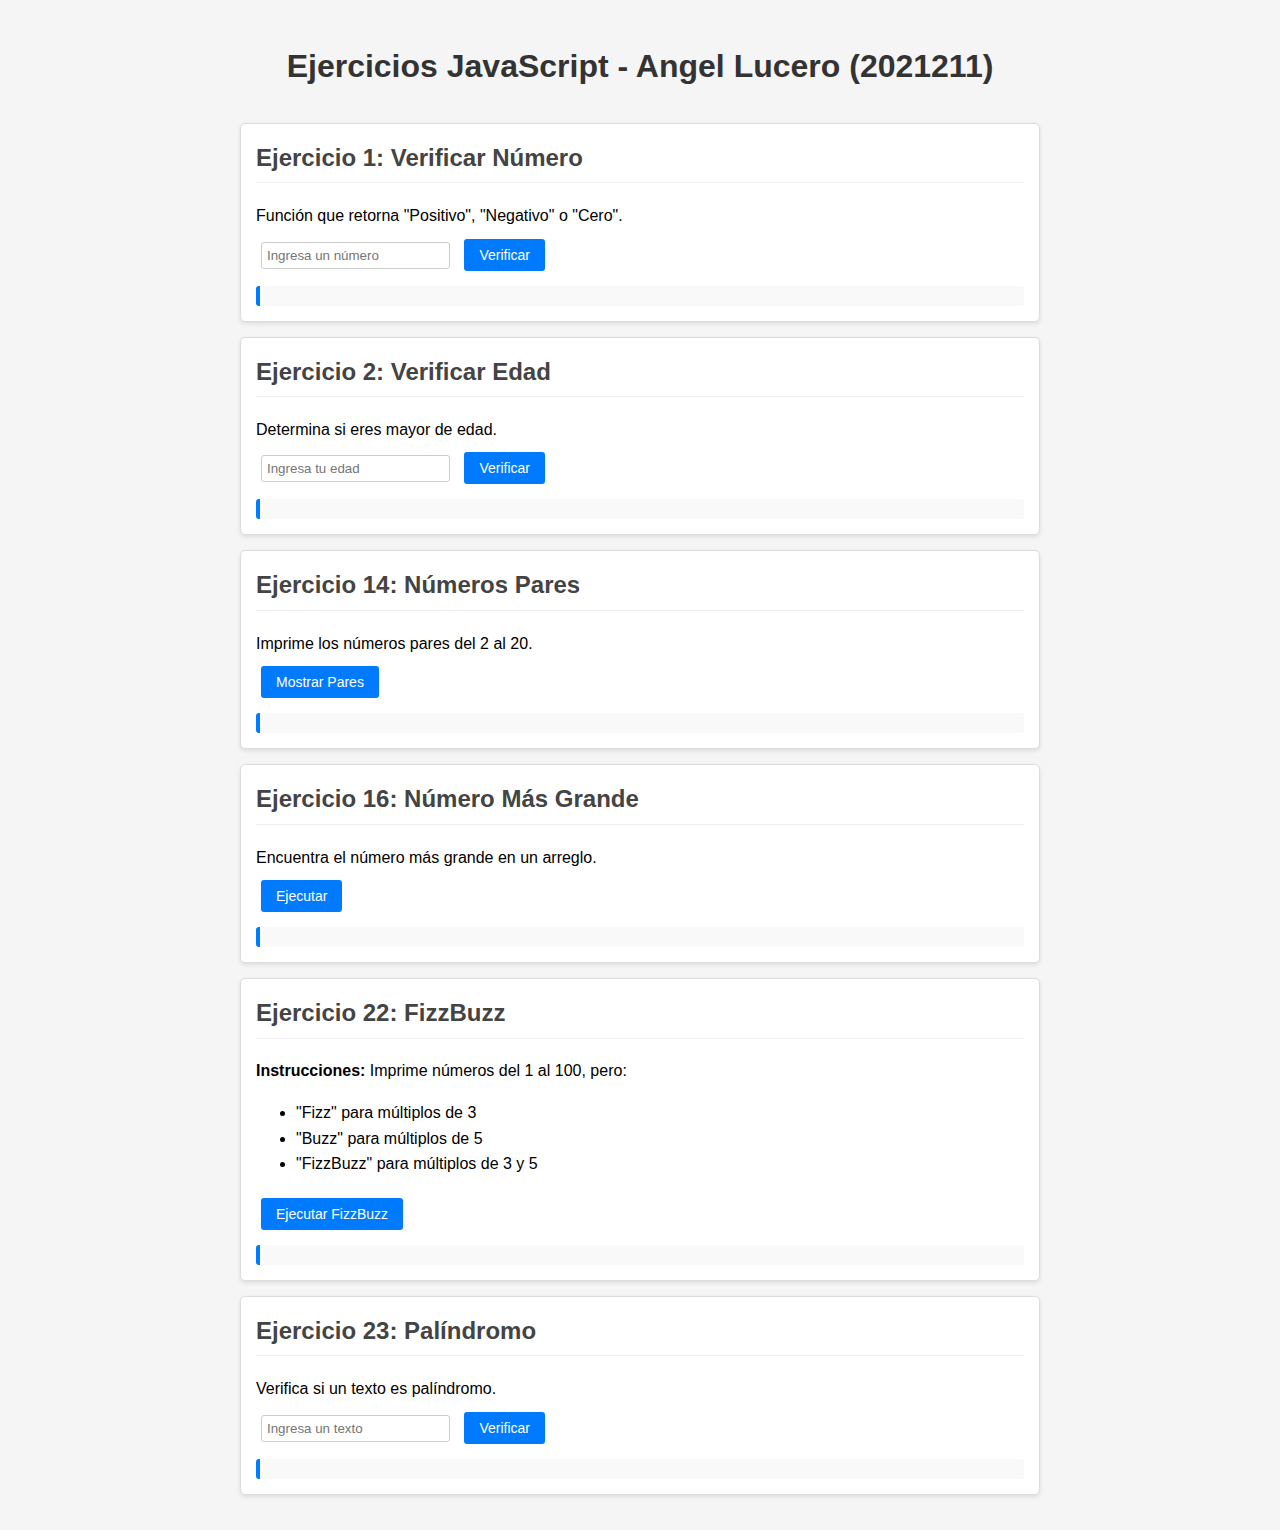
<file: lab-tres/index.html>
<!DOCTYPE html>
<html lang="es">
<head>
    <meta charset="UTF-8">
    <meta name="viewport" content="width=device-width, initial-scale=1.0">
    <title>Ejercicios JavaScript - Angel Lucero</title>
    <link rel="stylesheet" href="../lab-tres/css/Index_Style.css">
</head>
<body>
    <h1>Ejercicios JavaScript - Angel Lucero (2021211)</h1>
    <div class="ejercicio">
        <h2>Ejercicio 1: Verificar Número</h2>
        <p>Función que retorna "Positivo", "Negativo" o "Cero".</p>
        <input type="text" id="numeroInput" placeholder="Ingresa un número">
        <button onclick="ejecutarEjercicio1()">Verificar</button>
        <div id="resultado1" class="resultado"></div>
    </div>
    <div class="ejercicio">
        <h2>Ejercicio 2: Verificar Edad</h2>
        <p>Determina si eres mayor de edad.</p>
        <input type="text" id="edadInput" placeholder="Ingresa tu edad">
        <button onclick="verificarEdad()">Verificar</button>
        <div id="resultado2" class="resultado"></div>
    </div>
    <div class="ejercicio">
        <h2>Ejercicio 14: Números Pares</h2>
        <p>Imprime los números pares del 2 al 20.</p>
        <button onclick="imprimirPares()">Mostrar Pares</button>
        <div id="resultado14" class="resultado"></div>
    </div>
    <div class="ejercicio">
        <h2>Ejercicio 16: Número Más Grande</h2>
        <p>Encuentra el número más grande en un arreglo.</p>
        <button onclick="ejecutarEjercicio16()">Ejecutar</button>
        <div id="resultado16" class="resultado"></div>
    </div>
    <div class="ejercicio">
        <h2>Ejercicio 22: FizzBuzz</h2>
        <p><strong>Instrucciones:</strong> Imprime números del 1 al 100, pero:</p>
        <ul>
            <li>"Fizz" para múltiplos de 3</li>
            <li>"Buzz" para múltiplos de 5</li>
            <li>"FizzBuzz" para múltiplos de 3 y 5</li>
        </ul>
        <button onclick="fizzBuzz()">Ejecutar FizzBuzz</button>
        <div id="resultado22" class="resultado"></div>
    </div>
    <div class="ejercicio">
        <h2>Ejercicio 23: Palíndromo</h2>
        <p>Verifica si un texto es palíndromo.</p>
        <input type="text" id="palindromoInput" placeholder="Ingresa un texto">
        <button onclick="verificarPalindromo()">Verificar</button>
        <div id="resultado23" class="resultado"></div>
    </div>
    <script src="js/ejercicios.js"></script>
</body>
</html>
</file>
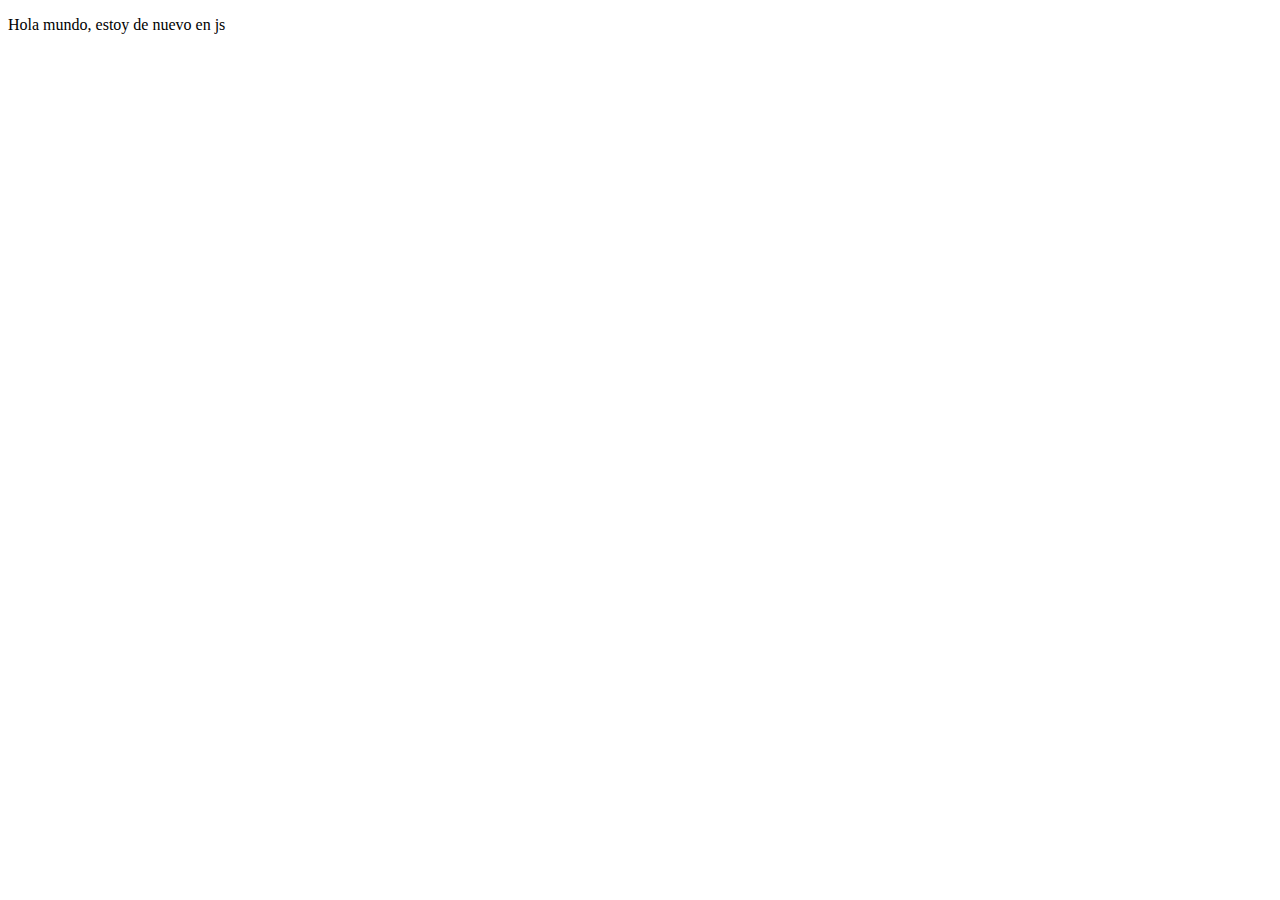
<file: contenido/estructuras/index.html>
<!DOCTYPE html>
<html lang="en">
<head>
    <meta charset="UTF-8">
    <meta name="viewport" content="width=device-width, initial-scale=1.0">
    <title>AAAA</title>
</head>
<body>
    <p>Hola mundo, estoy de nuevo en js</p>

</body>
</html>
</file>
<file: lab-tres/css/Index_Style.css>
body {
    font-family: Arial, sans-serif;
    max-width: 800px;
    margin: 0 auto;
    padding: 20px;
    line-height: 1.6;
    background-color: #f5f5f5;
}

.ejercicio {
    background: white;
    border: 1px solid #ddd;
    margin: 15px 0;
    padding: 15px;
    border-radius: 5px;
    box-shadow: 0 2px 4px rgba(0,0,0,0.1);
}

button {
    background: #007bff;
    color: white;
    border: none;
    padding: 8px 15px;
    border-radius: 3px;
    cursor: pointer;
    margin: 5px;
    font-size: 14px;
}

button:hover {
    background: #0056b3;
}

input {
    padding: 5px;
    margin: 5px;
    border: 1px solid #ccc;
    border-radius: 3px;
}

.resultado {
    margin-top: 10px;
    padding: 10px;
    background: #f9f9f9;
    border-radius: 3px;
    border-left: 4px solid #007bff;
}

h1 {
    color: #333;
    text-align: center;
    margin-bottom: 30px;
}

h2 {
    color: #444;
    margin-top: 0;
    border-bottom: 1px solid #eee;
    padding-bottom: 5px;
}

p {
    margin: 5px 0;
}
</file>
